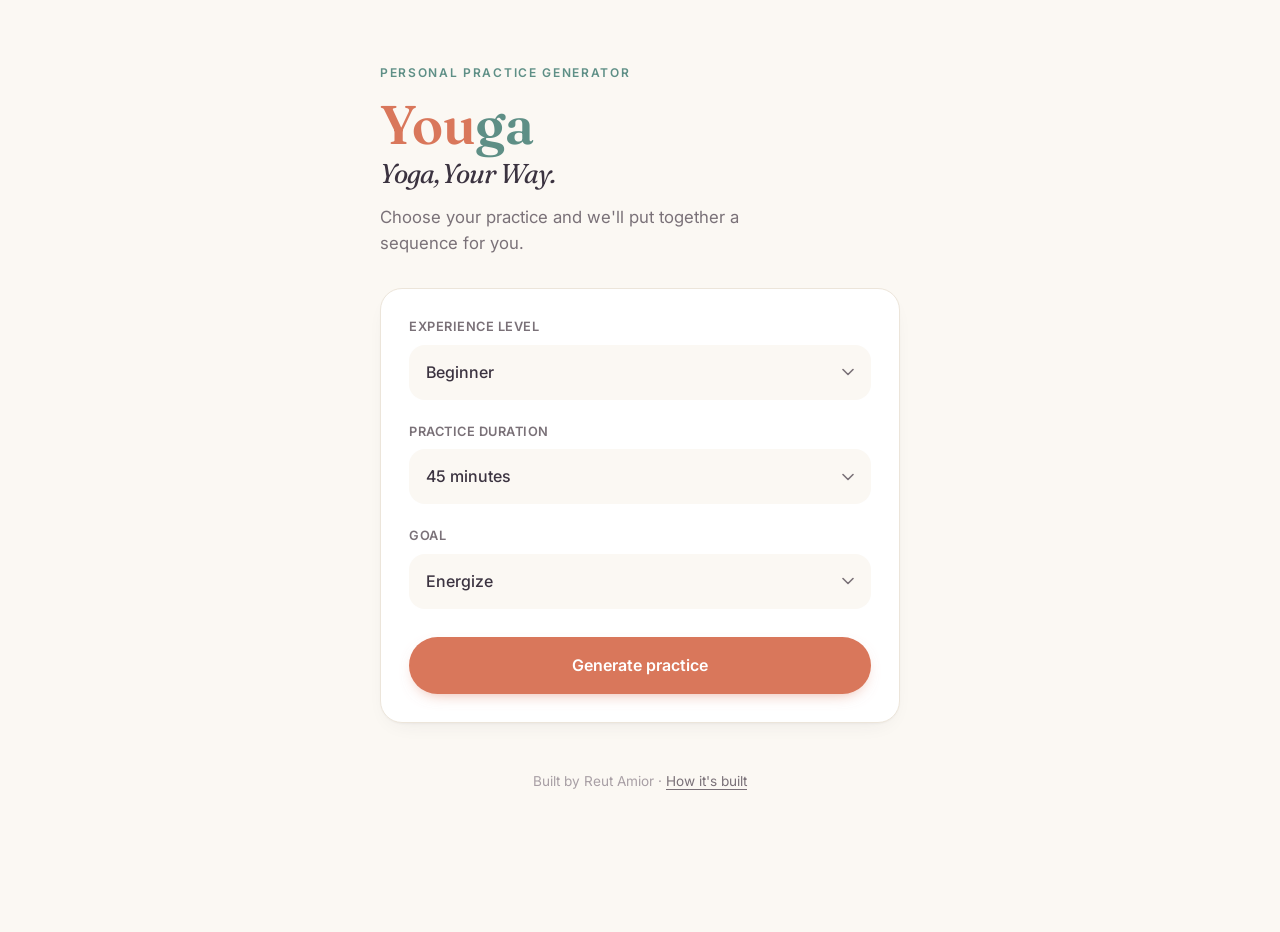
<file: index.html>
<!doctype html>
<html lang="en">
<head>
  <meta charset="utf-8">
  <meta name="viewport" content="width=device-width, initial-scale=1">
  <title>Youga — Yoga, Your Way</title>
  <!-- Fonts: Fraunces (headings) and Inter (text). Falls back to system fonts offline. -->
  <link rel="preconnect" href="https://fonts.googleapis.com">
  <link rel="preconnect" href="https://fonts.gstatic.com" crossorigin>
  <link rel="stylesheet" href="https://fonts.googleapis.com/css2?family=Fraunces:ital,opsz,wght@0,9..144,400;0,9..144,500;0,9..144,600;1,9..144,400&family=Inter:wght@400;500;600;700&display=swap">
  <link rel="stylesheet" href="style.css">
</head>
<body>
  <main>
    <!-- Screen 1: Welcome. The user picks level, duration and goal. -->
    <section id="welcome" class="screen">
      <p class="eyebrow">Personal practice generator</p>
      <h1><span class="logo"><span class="logo-you">You</span><span class="logo-ga">ga</span></span>
        <span class="tagline">Yoga, Your Way.</span></h1>
      <p class="intro">Choose your practice and we'll put together a sequence for you.</p>

      <form id="practice-form" class="card form-card">
        <label>
          Experience level
          <select name="level">
            <option>Beginner</option>
            <option>Intermediate</option>
            <option>Advanced</option>
          </select>
        </label>
        <label>
          Practice duration
          <select name="minutes">
            <option value="15">15 minutes</option>
            <option value="30">30 minutes</option>
            <option value="45" selected>45 minutes</option>
          </select>
        </label>
        <label>
          Goal
          <select name="goal">
            <option>Energize</option>
            <option>Relax</option>
            <option>Stretch</option>
            <option>Strength</option>
            <option>Relieve pain</option>
          </select>
        </label>
        <button type="submit" class="btn btn-primary">Generate practice</button>
        <p id="load-error" class="form-error" hidden>We couldn't load the practices. Please refresh the page.</p>
      </form>
    </section>

    <!-- Screen 2: Builder. Shows the practice by sub-sequence; editable parts can lose poses. -->
    <section id="builder" class="screen" hidden>
      <p class="eyebrow"><span class="logo logo-small"><span class="logo-you">You</span><span class="logo-ga">ga</span></span></p>
      <h2 id="sequence-name"></h2>
      <div id="sequence-meta" class="chips"></div>
      <p id="match-note" class="match-note" hidden></p>
      <div id="sections"></div>
    </section>

    <!-- Screen 2b: No vetted sequence matches the choices yet. -->
    <section id="no-match" class="screen" hidden>
      <p class="eyebrow"><span class="logo logo-small"><span class="logo-you">You</span><span class="logo-ga">ga</span></span></p>
      <h2>This practice is on its way</h2>
      <p id="no-match-text" class="intro"></p>
      <div id="available" class="available"></div>
      <button type="button" class="btn btn-secondary btn-block" data-action="change">Change sequence</button>
    </section>

    <!-- Screen 3: Play. One pose at a time with breath and cues. -->
    <section id="play" class="screen" hidden>
      <div class="play-top">
        <span class="logo logo-small"><span class="logo-you">You</span><span class="logo-ga">ga</span></span>
        <button type="button" id="exit" class="btn-text">Exit</button>
      </div>
      <div class="progress" aria-hidden="true"><div id="progress-fill"></div></div>
      <div class="play-where"><span id="play-section"></span><span id="play-counter"></span></div>

      <article id="play-card" class="card play-card">
        <div id="play-image" class="pose-art"></div>
        <div class="play-body">
          <h2 id="play-name" class="play-name"></h2>
          <p id="play-sanskrit" class="sanskrit"></p>
          <div id="play-breath"></div>
          <div class="cue"><h3>Into the pose</h3><p id="play-in"></p></div>
          <!-- Shows the step's transition to the next pose when it has one, otherwise the pose's own way out. -->
          <div class="cue"><h3>Out of the pose</h3><p id="play-out"></p></div>
        </div>
      </article>

      <div id="play-done" class="play-done" hidden>
        <span class="logo"><span class="logo-you">You</span><span class="logo-ga">ga</span></span>
        <h2>Practice complete</h2>
        <p class="sanskrit">Namaste</p>
        <button type="button" class="btn btn-secondary" data-action="change">Back to start</button>
      </div>
    </section>

    <footer id="footer" class="site-footer">
      Built by Reut Amior · <a href="https://github.com/ReutAmior/youga/tree/main/decisions" target="_blank" rel="noopener">How it's built</a>
    </footer>
  </main>

  <!-- Bottom action bars: one per screen that needs it -->
  <div id="builder-bar" class="action-bar" hidden>
    <div class="action-bar-inner">
      <button type="button" class="btn btn-secondary" data-action="change">Change sequence</button>
      <button type="button" id="lets-go" class="btn btn-primary">Let's go</button>
    </div>
  </div>
  <div id="play-bar" class="action-bar" hidden>
    <div class="action-bar-inner">
      <button type="button" id="prev" class="btn btn-secondary">Previous</button>
      <button type="button" id="next" class="btn btn-primary">Next pose</button>
    </div>
  </div>

  <!-- Appears briefly after a pose is removed -->
  <div id="undo" class="toast" role="status" hidden>
    <span id="undo-text"></span>
    <button type="button" id="undo-button">Undo</button>
  </div>

  <script src="app.js"></script>
</body>
</html>
</file>
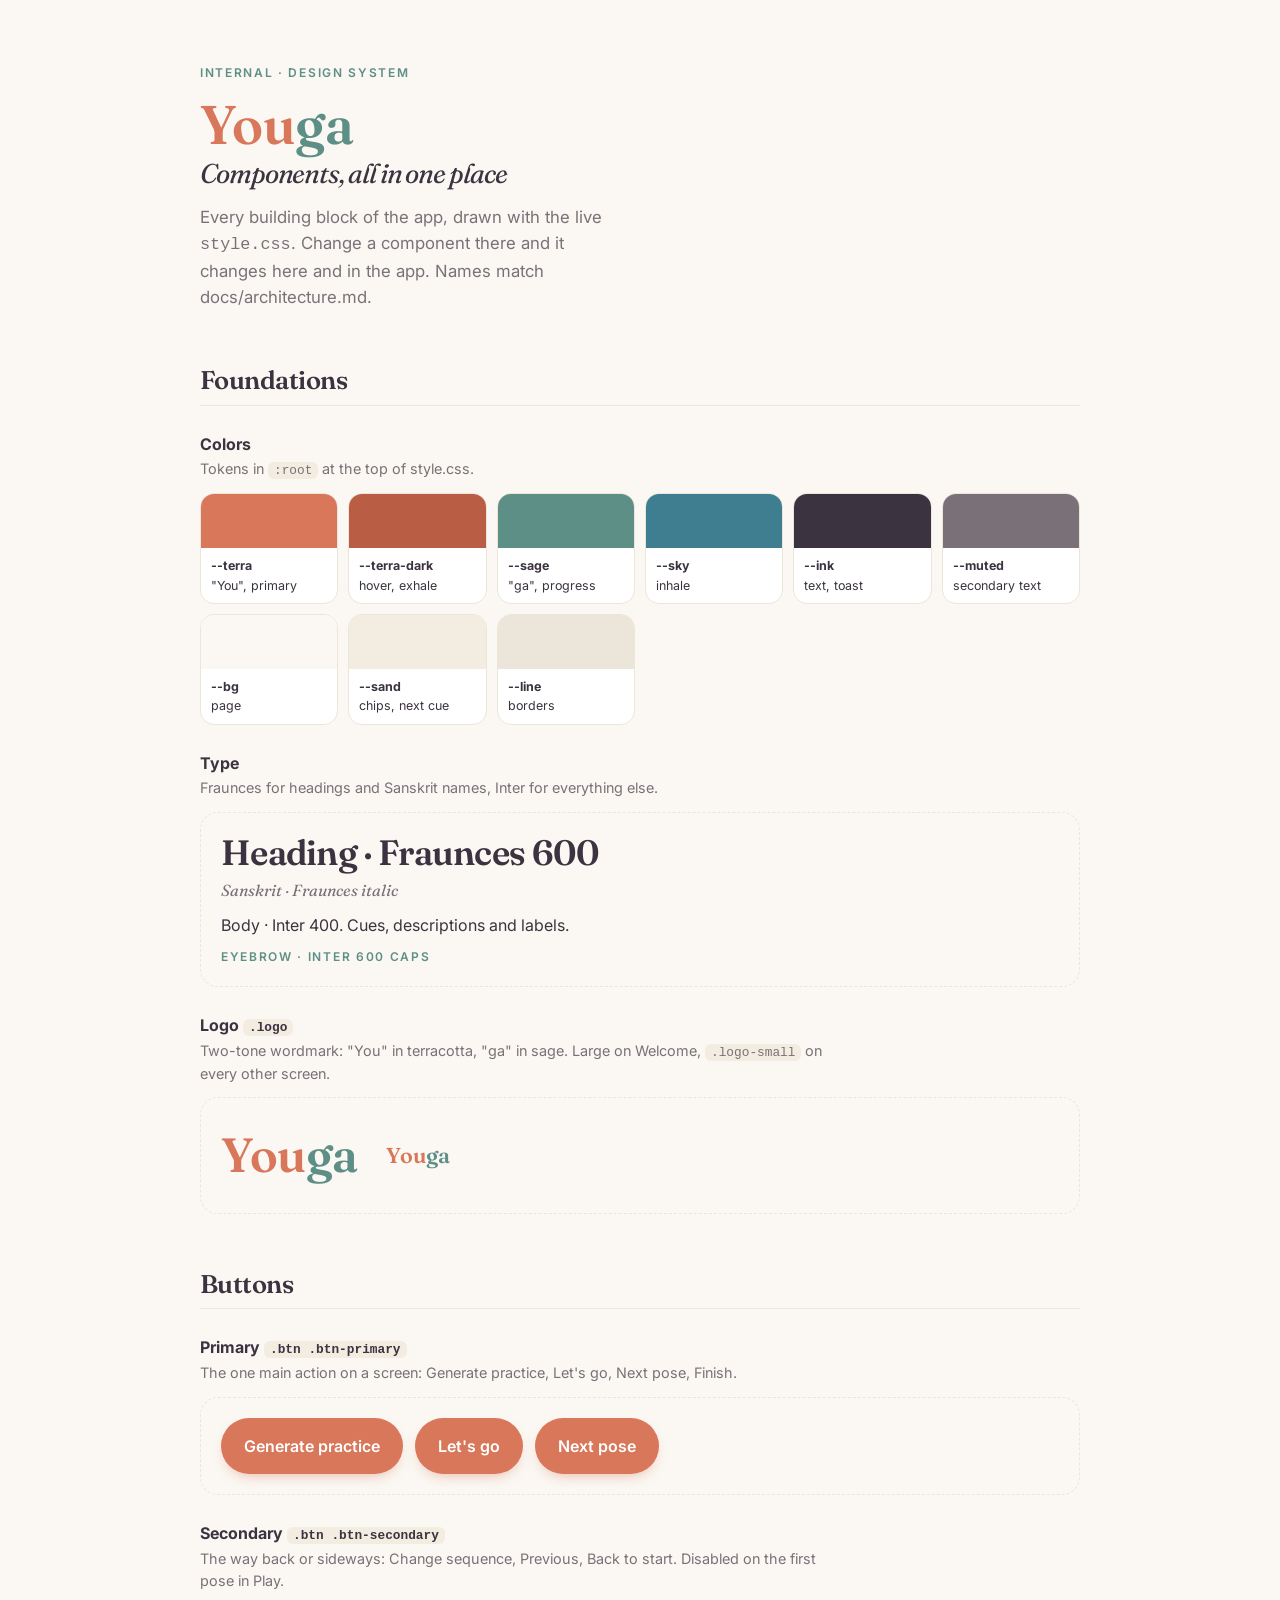
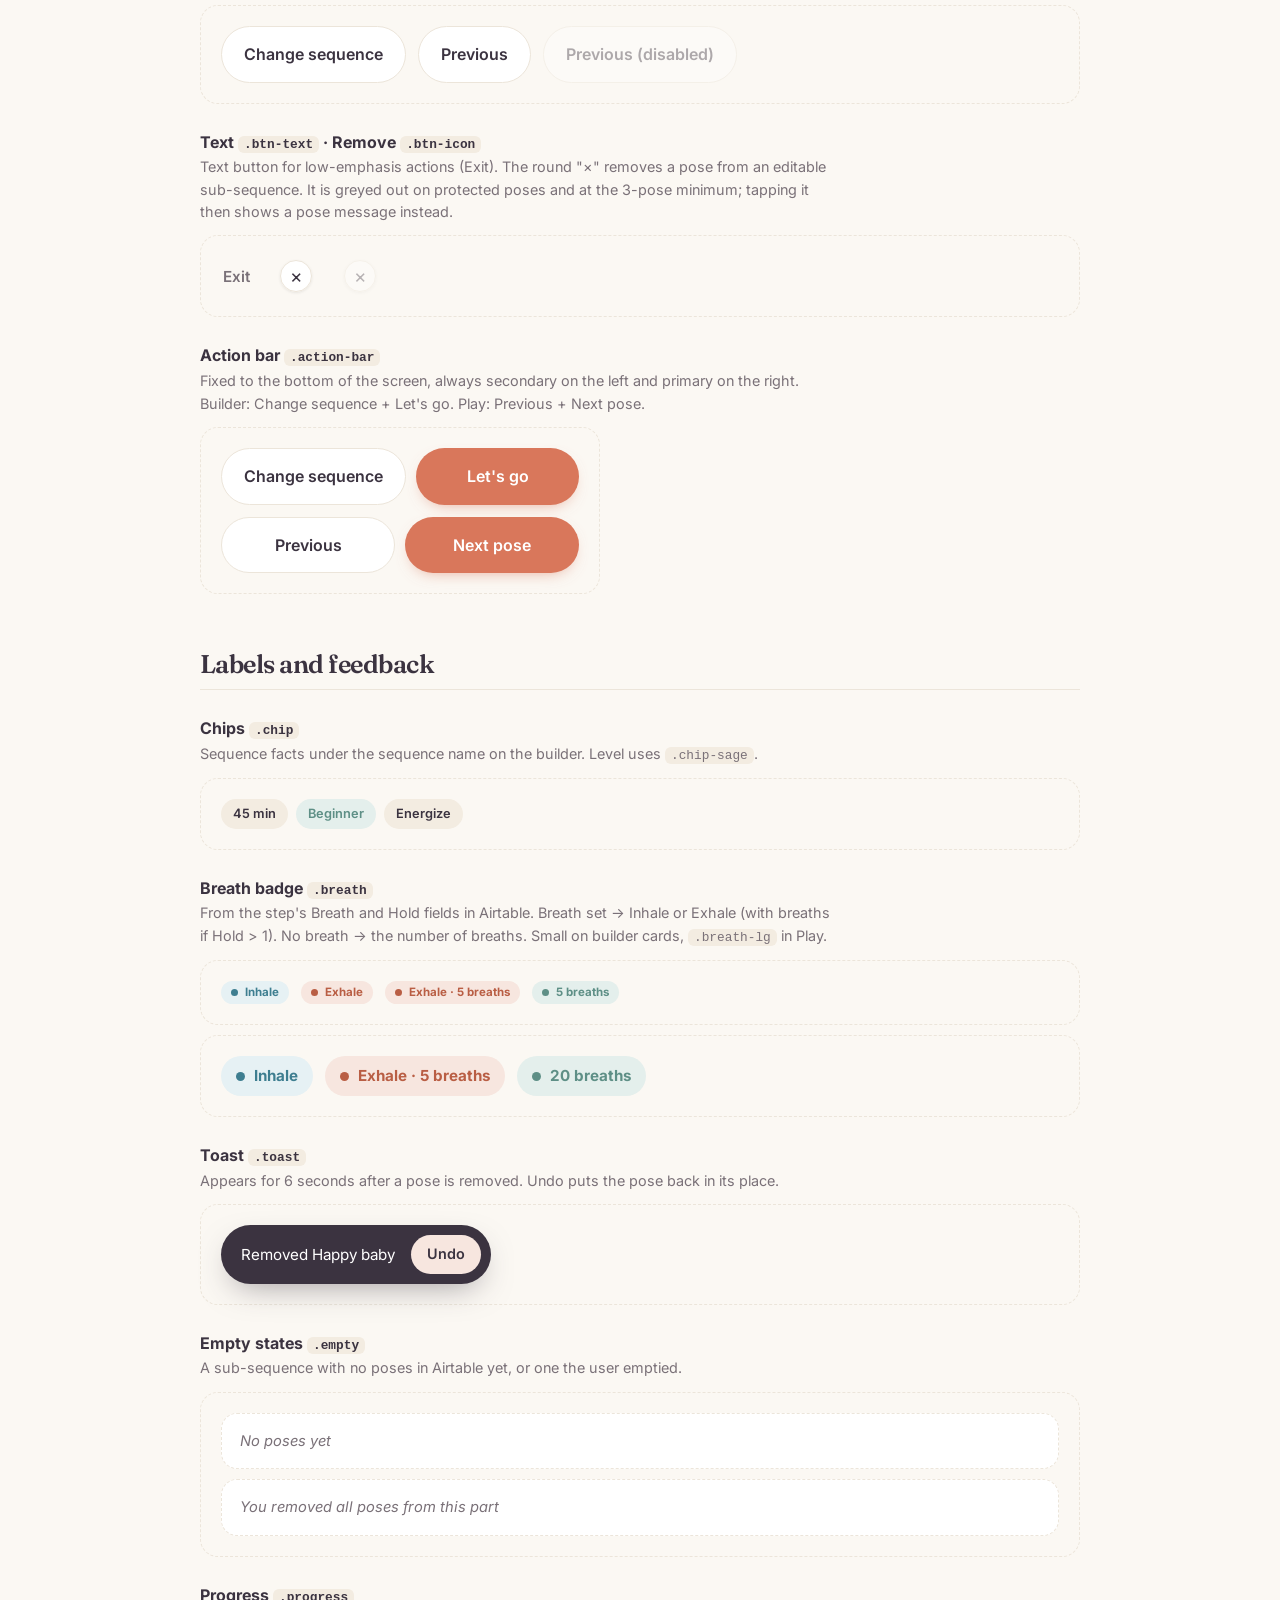
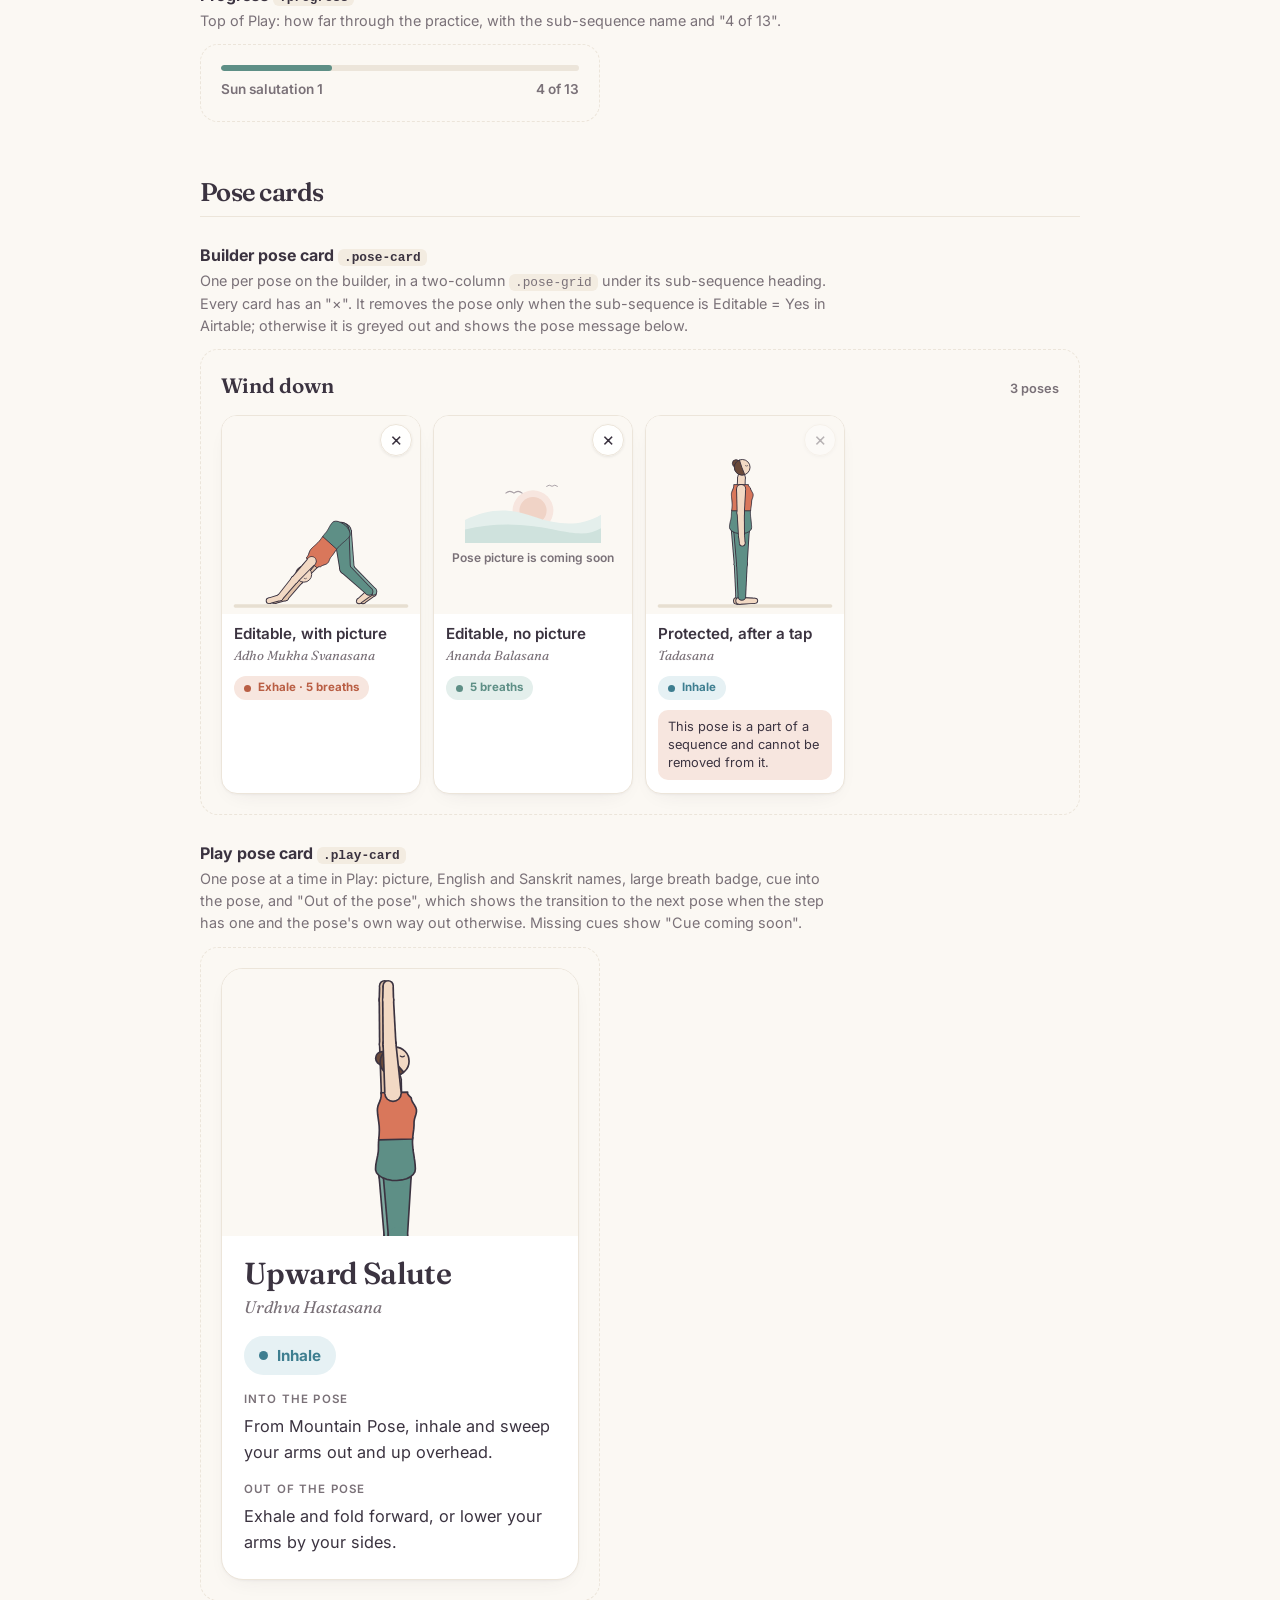
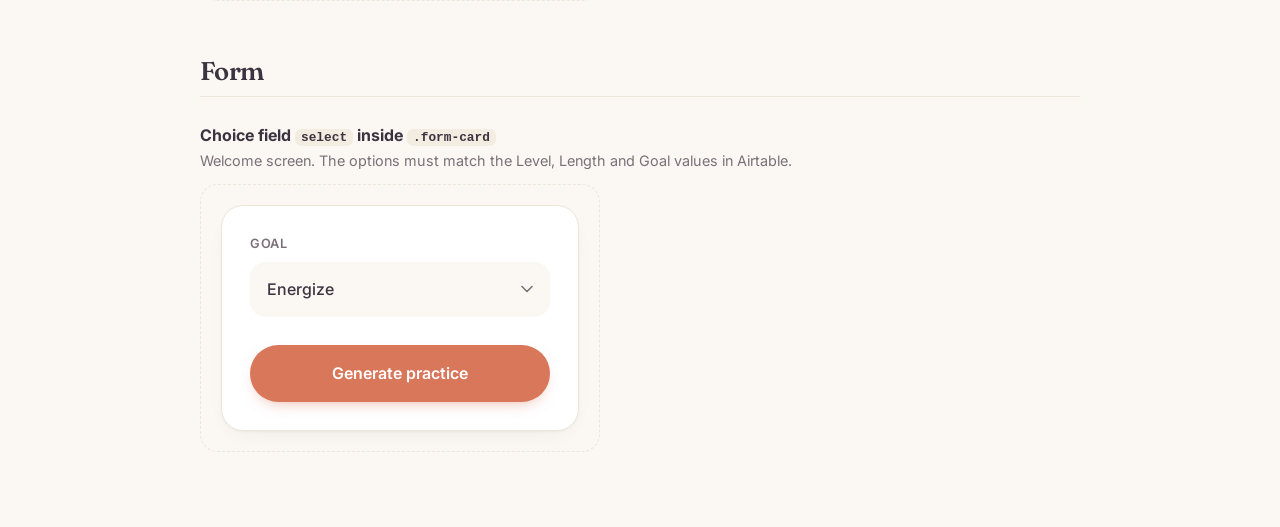
<file: styleguide.html>
<!doctype html>
<html lang="en">
<head>
  <meta charset="utf-8">
  <meta name="viewport" content="width=device-width, initial-scale=1">
  <title>Youga — Components</title>
  <link rel="preconnect" href="https://fonts.googleapis.com">
  <link rel="preconnect" href="https://fonts.gstatic.com" crossorigin>
  <link rel="stylesheet" href="https://fonts.googleapis.com/css2?family=Fraunces:ital,opsz,wght@0,9..144,400;0,9..144,500;0,9..144,600;1,9..144,400&family=Inter:wght@400;500;600;700&display=swap">
  <!-- Uses the app's own stylesheet, so this page always shows the real components. -->
  <link rel="stylesheet" href="style.css">
  <style>
    /* Gallery-only layout. Nothing here is used by the app. */
    main { max-width: 920px; padding-bottom: 80px; }
    .sg-group { margin-top: 56px; }
    .sg-group > h2 { font-size: 1.6rem; padding-bottom: 10px; border-bottom: 1px solid var(--line); }
    .sg-item { margin-top: 26px; }
    .sg-item > h3 { margin: 0 0 2px; font-size: 1rem; }
    .sg-item p.sg-desc { margin: 0 0 12px; font-size: 0.9rem; color: var(--muted); max-width: 70ch; }
    .sg-item code { font-size: 0.8rem; background: var(--sand); padding: 1px 6px; border-radius: 6px; }
    .sg-row { display: flex; flex-wrap: wrap; gap: 12px; align-items: center; }
    .sg-frame { padding: 20px; border: 1px dashed var(--line); border-radius: 18px; background: var(--bg); }
    .sg-cards { display: grid; grid-template-columns: repeat(3, minmax(0, 200px)); gap: 12px; }
    .sg-phone { max-width: 400px; }
    .sg-static.toast, .sg-static.action-bar { position: static; transform: none; animation: none; }
    .sg-static.action-bar { padding: 0; background: none; }
    .sg-swatches { display: grid; grid-template-columns: repeat(auto-fill, minmax(130px, 1fr)); gap: 10px; }
    .sg-swatch { border: 1px solid var(--line); border-radius: 14px; overflow: hidden; background: var(--surface); font-size: 0.78rem; }
    .sg-swatch div { height: 54px; }
    .sg-swatch span { display: block; padding: 8px 10px; }
    @media (max-width: 640px) { .sg-cards { grid-template-columns: repeat(2, minmax(0, 1fr)); } }
  </style>
</head>
<body>
<main>
  <p class="eyebrow">Internal · design system</p>
  <h1><span class="logo"><span class="logo-you">You</span><span class="logo-ga">ga</span></span>
    <span class="tagline">Components, all in one place</span></h1>
  <p class="intro">Every building block of the app, drawn with the live <code>style.css</code>. Change a component there and it changes here and in the app. Names match docs/architecture.md.</p>

  <!-- ===== Foundations ===== -->
  <section class="sg-group">
    <h2>Foundations</h2>

    <div class="sg-item">
      <h3>Colors</h3>
      <p class="sg-desc">Tokens in <code>:root</code> at the top of style.css.</p>
      <div class="sg-swatches">
        <div class="sg-swatch"><div style="background:var(--terra)"></div><span><b>--terra</b><br>"You", primary</span></div>
        <div class="sg-swatch"><div style="background:var(--terra-dark)"></div><span><b>--terra-dark</b><br>hover, exhale</span></div>
        <div class="sg-swatch"><div style="background:var(--sage)"></div><span><b>--sage</b><br>"ga", progress</span></div>
        <div class="sg-swatch"><div style="background:var(--sky)"></div><span><b>--sky</b><br>inhale</span></div>
        <div class="sg-swatch"><div style="background:var(--ink)"></div><span><b>--ink</b><br>text, toast</span></div>
        <div class="sg-swatch"><div style="background:var(--muted)"></div><span><b>--muted</b><br>secondary text</span></div>
        <div class="sg-swatch"><div style="background:var(--bg)"></div><span><b>--bg</b><br>page</span></div>
        <div class="sg-swatch"><div style="background:var(--sand)"></div><span><b>--sand</b><br>chips, next cue</span></div>
        <div class="sg-swatch"><div style="background:var(--line)"></div><span><b>--line</b><br>borders</span></div>
      </div>
    </div>

    <div class="sg-item">
      <h3>Type</h3>
      <p class="sg-desc">Fraunces for headings and Sanskrit names, Inter for everything else.</p>
      <div class="sg-frame">
        <h2>Heading · Fraunces 600</h2>
        <p class="sanskrit" style="margin:6px 0 10px">Sanskrit · Fraunces italic</p>
        <p style="margin:0">Body · Inter 400. Cues, descriptions and labels.</p>
        <p class="eyebrow" style="margin:10px 0 0">Eyebrow · Inter 600 caps</p>
      </div>
    </div>

    <div class="sg-item">
      <h3>Logo <code>.logo</code></h3>
      <p class="sg-desc">Two-tone wordmark: "You" in terracotta, "ga" in sage. Large on Welcome, <code>.logo-small</code> on every other screen.</p>
      <div class="sg-frame sg-row" style="gap:28px">
        <span class="logo" style="font-size:3rem"><span class="logo-you">You</span><span class="logo-ga">ga</span></span>
        <span class="logo logo-small"><span class="logo-you">You</span><span class="logo-ga">ga</span></span>
      </div>
    </div>
  </section>

  <!-- ===== Buttons ===== -->
  <section class="sg-group">
    <h2>Buttons</h2>

    <div class="sg-item">
      <h3>Primary <code>.btn .btn-primary</code></h3>
      <p class="sg-desc">The one main action on a screen: Generate practice, Let's go, Next pose, Finish.</p>
      <div class="sg-frame sg-row">
        <button class="btn btn-primary">Generate practice</button>
        <button class="btn btn-primary">Let's go</button>
        <button class="btn btn-primary">Next pose</button>
      </div>
    </div>

    <div class="sg-item">
      <h3>Secondary <code>.btn .btn-secondary</code></h3>
      <p class="sg-desc">The way back or sideways: Change sequence, Previous, Back to start. Disabled on the first pose in Play.</p>
      <div class="sg-frame sg-row">
        <button class="btn btn-secondary">Change sequence</button>
        <button class="btn btn-secondary">Previous</button>
        <button class="btn btn-secondary" disabled>Previous (disabled)</button>
      </div>
    </div>

    <div class="sg-item">
      <h3>Text <code>.btn-text</code> · Remove <code>.btn-icon</code></h3>
      <p class="sg-desc">Text button for low-emphasis actions (Exit). The round "×" removes a pose from an editable sub-sequence. It is greyed out on protected poses and at the 3-pose minimum; tapping it then shows a pose message instead.</p>
      <div class="sg-frame sg-row" style="gap:24px">
        <button class="btn-text">Exit</button>
        <span style="position:relative;width:40px;height:40px;display:inline-block"><button class="btn-icon" style="top:4px;right:4px">×</button></span>
        <span style="position:relative;width:40px;height:40px;display:inline-block"><button class="btn-icon" aria-disabled="true" style="top:4px;right:4px">×</button></span>
      </div>
    </div>

    <div class="sg-item">
      <h3>Action bar <code>.action-bar</code></h3>
      <p class="sg-desc">Fixed to the bottom of the screen, always secondary on the left and primary on the right. Builder: Change sequence + Let's go. Play: Previous + Next pose.</p>
      <div class="sg-frame sg-phone">
        <div class="action-bar sg-static"><div class="action-bar-inner">
          <button class="btn btn-secondary">Change sequence</button><button class="btn btn-primary">Let's go</button>
        </div></div>
        <div class="action-bar sg-static" style="margin-top:12px"><div class="action-bar-inner">
          <button class="btn btn-secondary">Previous</button><button class="btn btn-primary">Next pose</button>
        </div></div>
      </div>
    </div>
  </section>

  <!-- ===== Labels and feedback ===== -->
  <section class="sg-group">
    <h2>Labels and feedback</h2>

    <div class="sg-item">
      <h3>Chips <code>.chip</code></h3>
      <p class="sg-desc">Sequence facts under the sequence name on the builder. Level uses <code>.chip-sage</code>.</p>
      <div class="sg-frame"><div class="chips" style="margin:0"><span class="chip">45 min</span><span class="chip chip-sage">Beginner</span><span class="chip">Energize</span></div></div>
    </div>

    <div class="sg-item">
      <h3>Breath badge <code>.breath</code></h3>
      <p class="sg-desc">From the step's Breath and Hold fields in Airtable. Breath set → Inhale or Exhale (with breaths if Hold &gt; 1). No breath → the number of breaths. Small on builder cards, <code>.breath-lg</code> in Play.</p>
      <div class="sg-frame sg-row">
        <span class="breath breath-inhale">Inhale</span>
        <span class="breath breath-exhale">Exhale</span>
        <span class="breath breath-exhale">Exhale · 5 breaths</span>
        <span class="breath breath-count">5 breaths</span>
      </div>
      <div class="sg-frame sg-row" style="margin-top:10px">
        <span class="breath breath-lg breath-inhale">Inhale</span>
        <span class="breath breath-lg breath-exhale">Exhale · 5 breaths</span>
        <span class="breath breath-lg breath-count">20 breaths</span>
      </div>
    </div>

    <div class="sg-item">
      <h3>Toast <code>.toast</code></h3>
      <p class="sg-desc">Appears for 6 seconds after a pose is removed. Undo puts the pose back in its place.</p>
      <div class="sg-frame sg-row"><div class="toast sg-static"><span>Removed Happy baby</span><button>Undo</button></div></div>
    </div>

    <div class="sg-item">
      <h3>Empty states <code>.empty</code></h3>
      <p class="sg-desc">A sub-sequence with no poses in Airtable yet, or one the user emptied.</p>
      <div class="sg-frame" style="display:grid;gap:10px">
        <div class="empty">No poses yet</div>
        <div class="empty">You removed all poses from this part</div>
      </div>
    </div>

    <div class="sg-item">
      <h3>Progress <code>.progress</code></h3>
      <p class="sg-desc">Top of Play: how far through the practice, with the sub-sequence name and "4 of 13".</p>
      <div class="sg-frame sg-phone">
        <div class="progress" style="margin-top:0"><div style="width:31%"></div></div>
        <div class="play-where"><span>Sun salutation 1</span><span>4 of 13</span></div>
      </div>
    </div>
  </section>

  <!-- ===== Pose cards ===== -->
  <section class="sg-group">
    <h2>Pose cards</h2>

    <div class="sg-item">
      <h3>Builder pose card <code>.pose-card</code></h3>
      <p class="sg-desc">One per pose on the builder, in a two-column <code>.pose-grid</code> under its sub-sequence heading. Every card has an "×". It removes the pose only when the sub-sequence is Editable = Yes in Airtable; otherwise it is greyed out and shows the pose message below.</p>
      <div class="sg-frame">
        <div class="section-head" style="margin-top:0"><h3>Wind down</h3><span class="section-count">3 poses</span></div>
        <div class="sg-cards">
          <div class="card pose-card"><button class="btn-icon">×</button>
            <div class="pose-art"><img src="images/poses/downward-facing-dog.svg" alt=""></div>
            <div class="pose-card-body"><div class="pose-card-name">Editable, with picture</div><p class="sanskrit">Adho Mukha Svanasana</p><span class="breath breath-exhale">Exhale · 5 breaths</span></div></div>
          <div class="card pose-card"><button class="btn-icon">×</button>
            <div class="pose-art"><div class="pose-placeholder"><img src="images/pose-placeholder.svg" alt=""><span>Pose picture is coming soon</span></div></div>
            <div class="pose-card-body"><div class="pose-card-name">Editable, no picture</div><p class="sanskrit">Ananda Balasana</p><span class="breath breath-count">5 breaths</span></div></div>
          <div class="card pose-card"><button class="btn-icon" aria-disabled="true">×</button>
            <div class="pose-art"><img src="images/poses/mountain-pose.svg" alt=""></div>
            <div class="pose-card-body"><div class="pose-card-name">Protected, after a tap</div><p class="sanskrit">Tadasana</p><span class="breath breath-inhale">Inhale</span><p class="pose-message" style="animation:none">This pose is a part of a sequence and cannot be removed from it.</p></div></div>
        </div>
      </div>
    </div>

    <div class="sg-item">
      <h3>Play pose card <code>.play-card</code></h3>
      <p class="sg-desc">One pose at a time in Play: picture, English and Sanskrit names, large breath badge, cue into the pose, and "Out of the pose", which shows the transition to the next pose when the step has one and the pose's own way out otherwise. Missing cues show "Cue coming soon".</p>
      <div class="sg-frame sg-phone">
        <article class="card play-card" style="margin-top:0">
          <div class="pose-art"><img src="images/poses/upward-salute.svg" alt=""></div>
          <div class="play-body">
            <h2 class="play-name">Upward Salute</h2>
            <p class="sanskrit">Urdhva Hastasana</p>
            <span class="breath breath-lg breath-inhale">Inhale</span>
            <div class="cue"><h3>Into the pose</h3><p>From Mountain Pose, inhale and sweep your arms out and up overhead.</p></div>
            <div class="cue"><h3>Out of the pose</h3><p>Exhale and fold forward, or lower your arms by your sides.</p></div>
          </div>
        </article>
      </div>
    </div>
  </section>

  <!-- ===== Form ===== -->
  <section class="sg-group">
    <h2>Form</h2>
    <div class="sg-item">
      <h3>Choice field <code>select</code> inside <code>.form-card</code></h3>
      <p class="sg-desc">Welcome screen. The options must match the Level, Length and Goal values in Airtable.</p>
      <div class="sg-frame sg-phone">
        <div class="card form-card">
          <label>Goal<select><option>Energize</option><option>Relax</option><option>Stretch</option><option>Strength</option><option>Relieve pain</option></select></label>
          <button class="btn btn-primary">Generate practice</button>
        </div>
      </div>
    </div>
  </section>
</main>
</body>
</html>
</file>
<file: style.css>
/* Youga styles.
   Structure: 1. Design tokens  2. Base  3. Brand  4. Components  5. Screens.
   Every component listed in docs/architecture.md has a section here and an
   example in styleguide.html. Change a token once and it updates everywhere. */

/* ---------- 1. Design tokens ---------- */

:root {
  /* Color */
  --bg: #fbf8f3;            /* page background, cream */
  --surface: #ffffff;       /* cards */
  --sand: #f3ece1;          /* soft fills: chips, next-pose cue */
  --ink: #3b3340;           /* main text */
  --muted: #7a7178;         /* secondary text */
  --faint: #a89fa5;         /* placeholders */
  --line: #ece5da;          /* borders */
  --terra: #d9775b;         /* brand "You", primary buttons */
  --terra-dark: #b95e44;    /* primary hover, exhale */
  --terra-soft: #f7e6df;    /* exhale badge fill */
  --sage: #5e8f86;          /* brand "ga", progress, breath counts */
  --sage-soft: #e4efec;     /* breath count badge fill */
  --sky: #3e7e90;           /* inhale */
  --sky-soft: #e6f1f4;      /* inhale badge fill */

  /* Type */
  --font-display: "Fraunces", Georgia, "Times New Roman", serif;
  --font-body: "Inter", -apple-system, BlinkMacSystemFont, "Segoe UI", Roboto, sans-serif;

  /* Shape and depth */
  --radius-lg: 22px;
  --radius-md: 16px;
  --radius-pill: 999px;
  --shadow-card: 0 1px 2px rgba(59, 51, 64, 0.04), 0 8px 24px -14px rgba(59, 51, 64, 0.14);
  --shadow-button: 0 6px 16px -8px rgba(217, 119, 91, 0.7);
}

/* ---------- 2. Base ---------- */

* { box-sizing: border-box; }

body {
  margin: 0;
  min-height: 100vh;
  background: var(--bg);
  color: var(--ink);
  font-family: var(--font-body);
  font-size: 16px;
  line-height: 1.55;
  -webkit-font-smoothing: antialiased;
}

main {
  max-width: 560px;
  margin: 0 auto;
  padding: 64px 20px 140px;
}

[hidden] { display: none !important; }

.screen { animation: fade-in 0.4s ease both; }

@keyframes fade-in {
  from { opacity: 0; transform: translateY(6px); }
  to { opacity: 1; transform: none; }
}

@media (prefers-reduced-motion: reduce) {
  .screen, .toast { animation: none; }
  * { transition: none !important; }
}

h1, h2 {
  font-family: var(--font-display);
  font-weight: 600;
  letter-spacing: -0.02em;
  margin: 0;
}

h1 { font-size: clamp(2.6rem, 9vw, 3.4rem); line-height: 1.02; }
h2 { font-size: clamp(1.8rem, 6vw, 2.2rem); line-height: 1.12; }

.eyebrow {
  margin: 0 0 14px;
  font-size: 0.75rem;
  font-weight: 600;
  letter-spacing: 0.14em;
  text-transform: uppercase;
  color: var(--sage);
}

.intro {
  margin: 16px 0 32px;
  max-width: 38ch;
  font-size: 1.05rem;
  color: var(--muted);
}

/* ---------- 3. Brand ---------- */

/* Two-tone wordmark: "You" highlighted in terracotta, "ga" in sage. */
.logo { font-family: var(--font-display); font-weight: 600; letter-spacing: -0.01em; }
.logo-you { color: var(--terra); }
.logo-ga { color: var(--sage); }
.logo-small { font-size: 1.35rem; letter-spacing: 0; text-transform: none; }

h1 .tagline {
  display: block;
  margin-top: 8px;
  font-size: 0.5em;
  font-style: italic;
  font-weight: 400;
  color: var(--ink);
}

/* ---------- 4. Components ---------- */

/* Card: the white surface used by the form, pose cards and the play card. */
.card {
  background: var(--surface);
  border: 1px solid var(--line);
  border-radius: var(--radius-lg);
  box-shadow: var(--shadow-card);
}

/* Buttons. Primary = the one main action on a screen. Secondary = the way back.
   Text = low-emphasis actions such as Exit. */
.btn {
  font: inherit;
  font-size: 1rem;
  font-weight: 600;
  padding: 15px 22px;
  border: 1.5px solid transparent;
  border-radius: var(--radius-pill);
  cursor: pointer;
  white-space: nowrap;
  transition: background-color 0.2s, border-color 0.2s, box-shadow 0.2s, transform 0.1s, opacity 0.2s;
}
.btn:active { transform: scale(0.98); }
.btn:focus-visible, .btn-icon:focus-visible, .btn-text:focus-visible, select:focus-visible {
  outline: none;
  box-shadow: 0 0 0 4px var(--sage-soft), 0 0 0 5px var(--sage);
}
.btn-primary { color: #fff; background: var(--terra); box-shadow: var(--shadow-button); }
.btn-primary:hover { background: var(--terra-dark); }
.btn-secondary { color: var(--ink); background: var(--surface); border-color: var(--line); }
.btn-secondary:hover { border-color: var(--sage); }
.btn-secondary:disabled { opacity: 0.4; cursor: default; }
.btn-block { width: 100%; }
.btn-text {
  font: inherit; font-size: 0.95rem; font-weight: 600; color: var(--muted);
  background: none; border: none; padding: 6px 2px; cursor: pointer; border-radius: 8px;
}
.btn-text:hover { color: var(--ink); }

/* Round "×" on removable pose cards. */
.btn-icon {
  position: absolute; top: 8px; right: 8px; z-index: 1;
  width: 32px; height: 32px; padding: 0;
  display: grid; place-items: center;
  font: inherit; font-size: 1.2rem; line-height: 1; color: var(--ink);
  background: rgba(255, 255, 255, 0.94);
  border: 1px solid var(--line); border-radius: 50%;
  box-shadow: 0 1px 3px rgba(0, 0, 0, 0.08);
  cursor: pointer;
}
.btn-icon:hover:not([aria-disabled="true"]) { color: var(--terra-dark); }
.btn-icon[aria-disabled="true"] { opacity: 0.35; cursor: help; }

/* Form fields */
.form-card { display: grid; gap: 22px; padding: 28px; }
label {
  display: grid; gap: 8px;
  font-size: 0.8rem; font-weight: 600; letter-spacing: 0.04em; text-transform: uppercase;
  color: var(--muted);
}
select {
  appearance: none; -webkit-appearance: none; width: 100%;
  padding: 14px 44px 14px 16px;
  font: inherit; font-size: 1rem; font-weight: 500; letter-spacing: normal; text-transform: none;
  color: var(--ink); background-color: var(--bg);
  background-image: url("data:image/svg+xml,%3Csvg xmlns='http://www.w3.org/2000/svg' width='12' height='8' viewBox='0 0 12 8'%3E%3Cpath d='M1 1.5l5 5 5-5' fill='none' stroke='%237a7178' stroke-width='1.6' stroke-linecap='round' stroke-linejoin='round'/%3E%3C/svg%3E");
  background-repeat: no-repeat; background-position: right 16px center;
  border: 1px solid transparent; border-radius: var(--radius-md); cursor: pointer;
}
select:hover { border-color: var(--line); }
.form-card .btn { margin-top: 6px; }
.form-error { margin: 0; font-size: 0.9rem; color: var(--terra-dark); text-align: center; }

/* Chips: sequence facts (minutes, level, goal). */
.chips { display: flex; flex-wrap: wrap; gap: 8px; margin: 14px 0 8px; }
.chip {
  font-size: 0.8rem; font-weight: 600; padding: 5px 12px;
  border-radius: var(--radius-pill); background: var(--sand); color: var(--ink);
}
.chip-sage { background: var(--sage-soft); color: var(--sage); }

/* Breath badge: "Inhale", "Exhale", or "5 breaths". Two sizes: card (small) and play (large). */
.breath {
  display: inline-flex; align-items: center; gap: 7px;
  font-size: 0.72rem; font-weight: 700; padding: 3px 10px; border-radius: var(--radius-pill);
}
.breath::before { content: ""; width: 7px; height: 7px; border-radius: 50%; background: currentColor; }
.breath-count { background: var(--sage-soft); color: var(--sage); }
.breath-inhale { background: var(--sky-soft); color: var(--sky); }
.breath-exhale { background: var(--terra-soft); color: var(--terra-dark); }
.breath-lg { font-size: 0.95rem; padding: 8px 15px; gap: 9px; }
.breath-lg::before { width: 9px; height: 9px; }

/* Pose art: the picture slot, or a placeholder until a picture exists. */
.pose-art { background: var(--bg); display: grid; place-items: center; overflow: hidden; }
.pose-art img { display: block; width: 100%; height: 100%; object-fit: contain; }
/* Placeholder: a calm sun-over-hills picture with "Pose picture is coming soon". */
.pose-placeholder {
  display: grid; justify-items: center; gap: 6px;
  width: 100%; padding: 12px; text-align: center;
  font-size: 0.75rem; font-weight: 600; color: var(--muted);
}
.pose-placeholder img { width: 78%; max-width: 260px; height: auto; }

/* Section header: one per sub-sequence on the builder. */
.section-head { display: flex; align-items: baseline; justify-content: space-between; gap: 12px; margin: 30px 0 12px; }
.section-head h3 { margin: 0; font-family: var(--font-display); font-weight: 600; font-size: 1.3rem; }
.section-count { font-size: 0.8rem; font-weight: 600; color: var(--muted); white-space: nowrap; }

/* Builder pose card: picture, names and breath. Removable cards carry a .btn-icon. */
.pose-grid { display: grid; grid-template-columns: repeat(2, minmax(0, 1fr)); gap: 12px; }
.pose-card { position: relative; overflow: hidden; border-radius: var(--radius-md); }
.pose-card .pose-art { aspect-ratio: 1 / 1; }
.pose-card-body { padding: 10px 12px 13px; }
.pose-card-name { font-weight: 600; font-size: 0.95rem; line-height: 1.3; }
.pose-card .sanskrit { font-size: 0.82rem; margin: 2px 0 8px; }

.sanskrit { font-family: var(--font-display); font-style: italic; color: var(--muted); margin: 0; }

/* Empty state: a sub-sequence with no poses yet, or with all poses removed. */
.empty {
  padding: 16px 18px; font-size: 0.92rem; font-style: italic; color: var(--muted);
  background: var(--surface); border: 1.5px dashed var(--line); border-radius: var(--radius-md);
}

.match-note { font-size: 0.9rem; color: var(--muted); }

/* No match: one button per practice that exists now, above Change sequence. */
.available { display: grid; gap: 12px; margin: 4px 0 12px; }

/* Pose message: appears under a pose when its "×" can't remove it. */
.pose-message {
  margin: 10px 0 0; padding: 8px 10px;
  font-size: 0.8rem; line-height: 1.4; color: var(--ink);
  background: var(--terra-soft); border-radius: 10px;
  /* Keeps it clear of the action bar and Undo toast when scrolled to. */
  scroll-margin: 24px 0 140px;
  animation: message-in 0.2s ease both;
}
@keyframes message-in {
  from { opacity: 0; transform: translateY(-4px); }
  to { opacity: 1; transform: none; }
}
@media (prefers-reduced-motion: reduce) { .pose-message { animation: none; } }

/* Action bar: fixed to the bottom of the screen, holds a screen's two main buttons. */
.action-bar {
  position: fixed; left: 0; right: 0; bottom: 0; z-index: 5;
  padding: 24px 20px calc(18px + env(safe-area-inset-bottom, 0px));
  background: linear-gradient(to top, var(--bg) 72%, rgba(251, 248, 243, 0));
}
.action-bar-inner { max-width: 560px; margin: 0 auto; display: flex; gap: 10px; }
.action-bar .btn { flex: 1; }

/* Toast: confirms a removal and offers Undo. */
.toast {
  position: fixed; left: 50%; z-index: 10;
  bottom: calc(100px + env(safe-area-inset-bottom, 0px));
  transform: translateX(-50%);
  display: flex; align-items: center; gap: 16px;
  max-width: calc(100% - 32px);
  padding: 10px 10px 10px 20px;
  font-size: 0.95rem; color: #fff; background: var(--ink);
  border-radius: var(--radius-pill);
  box-shadow: 0 12px 32px -12px rgba(59, 51, 64, 0.5);
  animation: toast-in 0.3s ease both;
}
@keyframes toast-in {
  from { opacity: 0; transform: translate(-50%, 8px); }
  to { opacity: 1; transform: translate(-50%, 0); }
}
.toast span { overflow: hidden; text-overflow: ellipsis; white-space: nowrap; }
.toast button {
  flex-shrink: 0; padding: 8px 16px; font: inherit; font-size: 0.9rem; font-weight: 600;
  color: var(--ink); background: var(--terra-soft); border: none; border-radius: var(--radius-pill); cursor: pointer;
}
.toast button:hover { background: #fff; }

/* Progress bar on the play screen. */
.progress { height: 6px; margin: 18px 0 8px; overflow: hidden; border-radius: var(--radius-pill); background: var(--line); }
.progress > div { height: 100%; width: 0; background: var(--sage); border-radius: var(--radius-pill); transition: width 0.3s ease; }

/* Play card: one large pose with breath and cues. */
.play-card { margin-top: 16px; overflow: hidden; }
.play-card .pose-art { aspect-ratio: 4 / 3; }
.play-card .pose-placeholder { font-size: 0.85rem; padding: 14px 18px; }
.play-card .pose-placeholder img { width: 60%; }
.play-body { padding: 20px 22px 24px; }
.play-name { font-size: 1.9rem; }
.play-card .sanskrit { font-size: 1.05rem; margin: 4px 0 16px; }
.cue { margin-top: 16px; }
.cue h3 { margin: 0 0 4px; font-size: 0.72rem; font-weight: 600; letter-spacing: 0.1em; text-transform: uppercase; color: var(--muted); }
.cue p { margin: 0; font-size: 1.02rem; line-height: 1.6; }
.cue-missing { font-style: italic; color: var(--faint); }

/* ---------- 5. Screens ---------- */

.play-top { display: flex; justify-content: space-between; align-items: center; }
.play-where { display: flex; justify-content: space-between; font-size: 0.85rem; font-weight: 600; color: var(--muted); }
.play-done { text-align: center; padding: 56px 0 0; }
.play-done .logo { font-size: 1.6rem; }
.play-done h2 { margin: 12px 0 6px; }
.play-done .btn { margin-top: 28px; }

.site-footer { margin-top: 48px; font-size: 0.85rem; text-align: center; color: var(--faint); }
.site-footer a { color: var(--muted); text-underline-offset: 3px; }
.site-footer a:hover { color: var(--sage); }

@media (max-width: 480px) {
  main { padding-top: 44px; }
  .form-card { padding: 22px; }
}
</file>
